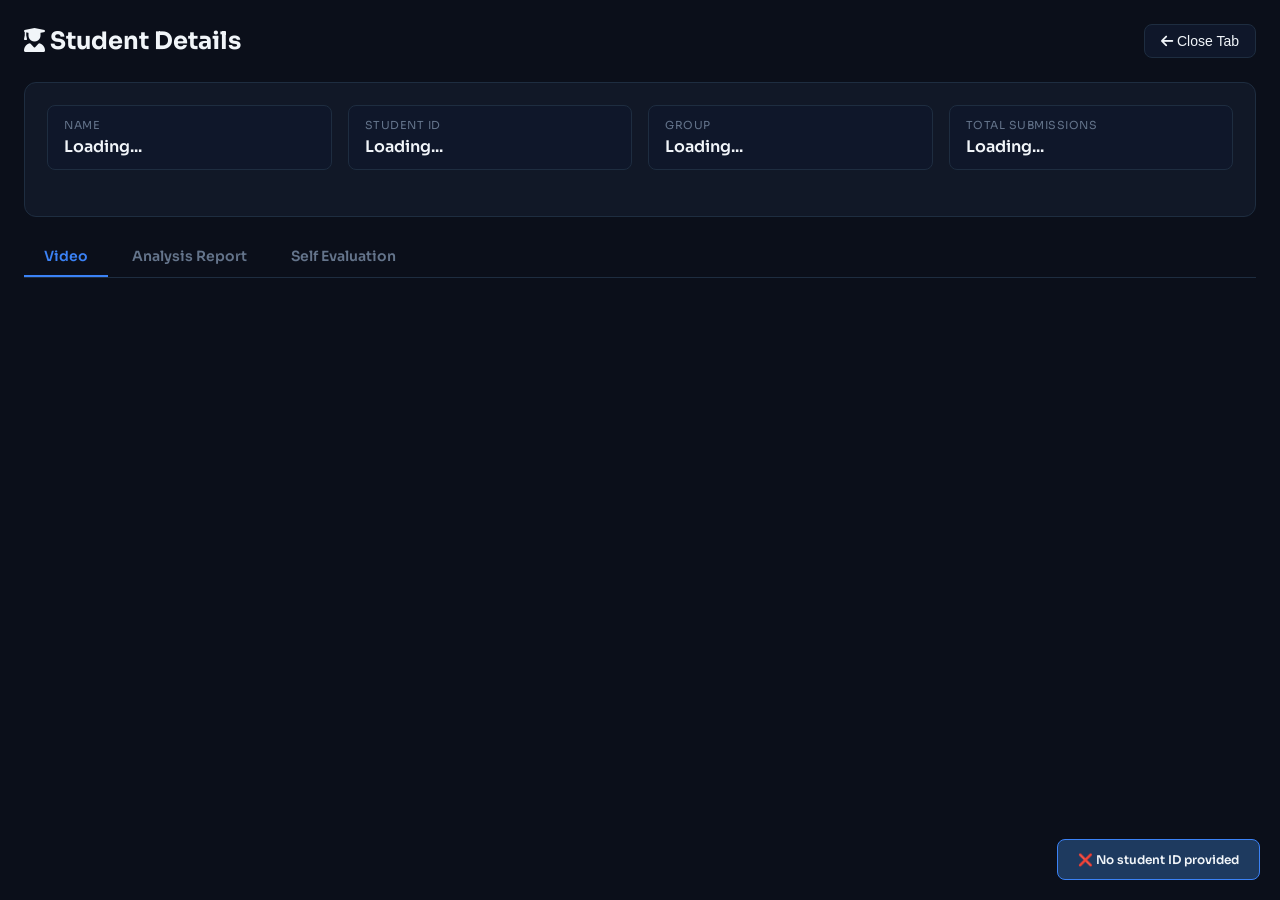
<file: student_detail.html>
<!-- frontend/teacher/student_detail.html -->
<!DOCTYPE html>
<html lang="en">

<head>
    <meta charset="UTF-8">
    <meta name="viewport" content="width=device-width, initial-scale=1.0">
    <title>Student Details — BVA</title>
    <link href="https://fonts.googleapis.com/css2?family=Sora:wght@300;400;600;700&display=swap" rel="stylesheet">
    <link rel="stylesheet" href="https://cdnjs.cloudflare.com/ajax/libs/font-awesome/6.4.0/css/all.min.css">
    <style>
        :root {
            --bg: #0b0f1a;
            --sb: #0d1117;
            --card: #111827;
            --border: #1e2d40;
            --blue: #3b82f6;
            --green: #10b981;
            --orange: #f59e0b;
            --red: #ef4444;
            --purple: #a855f7;
            --txt: #f1f5f9;
            --muted: #64748b;
            --inp: #0f172a;
        }

        * {
            margin: 0;
            padding: 0;
            box-sizing: border-box;
        }

        body {
            font-family: 'Sora', sans-serif;
            background: var(--bg);
            color: var(--txt);
            padding: 24px;
        }

        .header {
            display: flex;
            justify-content: space-between;
            align-items: center;
            margin-bottom: 24px;
        }

        .header h1 {
            font-size: 24px;
            font-weight: 700;
        }

        .header .back-btn {
            background: var(--inp);
            border: 1px solid var(--border);
            color: var(--txt);
            padding: 8px 16px;
            border-radius: 8px;
            cursor: pointer;
            font-size: 14px;
            transition: 0.15s;
        }

        .header .back-btn:hover {
            border-color: var(--blue);
            color: var(--blue);
        }

        .tabs {
            display: flex;
            gap: 4px;
            border-bottom: 1px solid var(--border);
            margin-bottom: 24px;
        }

        .tab {
            padding: 10px 20px;
            font-size: 14px;
            font-weight: 600;
            color: var(--muted);
            cursor: pointer;
            border-bottom: 2px solid transparent;
            transition: 0.15s;
        }

        .tab.active {
            color: var(--blue);
            border-bottom-color: var(--blue);
        }

        .card {
            background: var(--card);
            border: 1px solid var(--border);
            border-radius: 12px;
            padding: 22px;
            margin-bottom: 20px;
        }

        .card-title {
            font-size: 16px;
            font-weight: 700;
            margin-bottom: 16px;
            display: flex;
            align-items: center;
            gap: 8px;
        }

        .student-info {
            display: grid;
            grid-template-columns: repeat(auto-fit, minmax(200px, 1fr));
            gap: 16px;
            margin-bottom: 24px;
        }

        .info-item {
            background: var(--inp);
            border: 1px solid var(--border);
            border-radius: 8px;
            padding: 12px 16px;
        }

        .info-item .label {
            font-size: 11px;
            color: var(--muted);
            text-transform: uppercase;
            letter-spacing: 0.5px;
        }

        .info-item .value {
            font-size: 16px;
            font-weight: 600;
            margin-top: 4px;
        }

        .video-container {
            aspect-ratio: 16/9;
            background: #000;
            border-radius: 8px;
            overflow: hidden;
            margin-bottom: 16px;
        }

        .video-container iframe,
        .video-container video {
            width: 100%;
            height: 100%;
            border: none;
        }

        .badge {
            display: inline-block;
            padding: 2px 9px;
            border-radius: 20px;
            font-size: 10px;
            font-weight: 700;
        }

        .badge-g {
            background: rgba(16, 185, 129, 0.15);
            color: var(--green);
        }

        .badge-b {
            background: rgba(59, 130, 246, 0.15);
            color: var(--blue);
        }

        .badge-r {
            background: rgba(239, 68, 68, 0.15);
            color: var(--red);
        }

        .report-actions {
            display: flex;
            gap: 12px;
            flex-wrap: wrap;
            margin-bottom: 20px;
        }

        .btn {
            padding: 9px 18px;
            border-radius: 7px;
            font-size: 12px;
            font-weight: 700;
            cursor: pointer;
            border: none;
            transition: 0.15s;
            display: inline-flex;
            align-items: center;
            gap: 6px;
            font-family: 'Sora', sans-serif;
            text-decoration: none;
        }

        .btn-p {
            background: var(--blue);
            color: #fff;
        }

        .btn-p:hover {
            background: #2563eb;
        }

        .btn-g {
            background: var(--green);
            color: #fff;
        }

        .btn-g:hover {
            background: #059669;
        }

        .btn-outline {
            background: transparent;
            border: 1px solid var(--border);
            color: var(--txt);
        }

        .btn-outline:hover {
            border-color: var(--blue);
            color: var(--blue);
        }

        .table {
            width: 100%;
            border-collapse: collapse;
        }

        .table th {
            text-align: left;
            padding: 8px 12px;
            color: var(--muted);
            font-size: 10px;
            text-transform: uppercase;
            border-bottom: 1px solid var(--border);
        }

        .table td {
            padding: 10px 12px;
            border-bottom: 1px solid rgba(30, 45, 64, 0.5);
        }

        .empty {
            text-align: center;
            padding: 40px;
            color: var(--muted);
        }

        #toast {
            position: fixed;
            bottom: 20px;
            right: 20px;
            background: #1e3a5f;
            border: 1px solid var(--blue);
            color: var(--txt);
            padding: 12px 20px;
            border-radius: 8px;
            font-size: 12px;
            font-weight: 600;
            display: none;
            z-index: 9999;
        }
    </style>
</head>

<body>
    <div class="header">
        <h1><i class="fas fa-user-graduate"></i> Student Details</h1>
        <button class="back-btn" onclick="window.close()"><i class="fas fa-arrow-left"></i> Close Tab</button>
    </div>

    <!-- Student info card -->
    <div class="card">
        <div class="student-info" id="studentInfo">
            <div class="info-item">
                <div class="label">Name</div>
                <div class="value" id="studentName">Loading...</div>
            </div>
            <div class="info-item">
                <div class="label">Student ID</div>
                <div class="value" id="studentId">Loading...</div>
            </div>
            <div class="info-item">
                <div class="label">Group</div>
                <div class="value" id="studentGroup">Loading...</div>
            </div>
            <div class="info-item">
                <div class="label">Total Submissions</div>
                <div class="value" id="totalSubmissions">Loading...</div>
            </div>
        </div>
    </div>

    <!-- Tabs -->
    <div class="tabs">
        <div class="tab active" onclick="switchTab('video')" id="tabVideo">Video</div>
        <div class="tab" onclick="switchTab('report')" id="tabReport">Analysis Report</div>
        <div class="tab" onclick="switchTab('selfEval')" id="tabSelfEval">Self Evaluation</div>
    </div>

    <!-- Content areas -->
    <div id="videoContent" class="content-area">
        <!-- Will be populated by JS -->
    </div>
    <div id="reportContent" class="content-area" style="display: none;">
        <!-- Will be populated by JS -->
    </div>
    <div id="selfEvalContent" class="content-area" style="display: none;">
        <!-- Will be populated by JS -->
    </div>

    <div id="toast"></div>

    <script>
        const API = 'http://localhost:8000';

        // Get student ID from URL
        const urlParams = new URLSearchParams(window.location.search);
        const studentId = urlParams.get('studentId');
        if (!studentId) {
            showError('No student ID provided');
        }

        // State
        let studentData = null;
        let submissions = [];
        let currentSubmissionIndex = 0;

        // Load data on page load
        (async () => {
            if (!studentId) return;
            try {
                await loadStudentDetails();
                await loadSubmissions();
                renderVideoTab();
            } catch (e) {
                showError(e.message);
            }
        })();

        async function loadStudentDetails() {
            const res = await fetch(`${API}/api/teacher/students/${studentId}/details`, {
                credentials: 'include'
            });
            if (!res.ok) {
                const err = await res.json();
                throw new Error(err.detail || 'Failed to load student details');
            }
            studentData = await res.json();
            document.getElementById('studentName').textContent = studentData.name;
            document.getElementById('studentId').textContent = studentData.user_id;
            document.getElementById('studentGroup').textContent = studentData.group_name || '—';
            document.getElementById('totalSubmissions').textContent = studentData.submission_count || 0;
        }

        async function loadSubmissions() {
            const res = await fetch(`${API}/api/teacher/students/${studentId}/submissions`, {
                credentials: 'include'
            });
            if (!res.ok) {
                const err = await res.json();
                throw new Error(err.detail || 'Failed to load submissions');
            }
            submissions = await res.json();
        }

        function renderVideoTab() {
            const container = document.getElementById('videoContent');
            if (!submissions.length) {
                container.innerHTML = '<div class="empty">No video submissions yet.</div>';
                return;
            }

            // Simple selector for multiple submissions
            let html = `
                <div class="card">
                    <div class="card-title"><i class="fas fa-video"></i> Submitted Videos</div>
                    <select id="submissionSelect" class="submission-select" style="width:100%; margin-bottom:16px; padding:8px; background:var(--inp); border:1px solid var(--border); border-radius:6px; color:var(--txt);">
            `;
            submissions.forEach((sub, idx) => {
                html += `<option value="${idx}" ${idx === 0 ? 'selected' : ''}>${new Date(sub.created_at).toLocaleString()} - Score: ${sub.final_score || 'N/A'}</option>`;
            });
            html += `</select>`;

            const current = submissions[currentSubmissionIndex];
            const vimeoUrl = current.vimeo_url || null;
            const annotatedVideo = current.annotated_video_filename ? `${API}/api/download-annotated-video/${current.annotated_video_filename}` : null;

            html += `<div class="video-container">`;
            if (vimeoUrl) {
                const vimeoMatch = vimeoUrl.match(/vimeo\.com\/(\d+)/);
                if (vimeoMatch) {
                    html += `<iframe src="https://player.vimeo.com/video/${vimeoMatch[1]}?title=0&byline=0&portrait=0" allow="autoplay; fullscreen; picture-in-picture" allowfullscreen></iframe>`;
                } else {
                    html += `<p style="color:var(--muted); padding:20px;">Cannot embed this video.</p>`;
                }
            } else if (annotatedVideo) {
                html += `<video controls src="${annotatedVideo}"></video>`;
            } else {
                html += `<p style="color:var(--muted); padding:20px;">No video available for this submission.</p>`;
            }
            html += `</div>`;

            // Download buttons
            html += `<div class="report-actions">`;
            if (current.pdf_report_filename) {
                html += `<a href="${API}/api/download-report/${current.pdf_report_filename}" target="_blank" class="btn btn-p"><i class="fas fa-file-pdf"></i> Download Report PDF</a>`;
            }
            if (current.excel_filename) {
                html += `<a href="${API}/api/download-excel/${current.excel_filename}" target="_blank" class="btn btn-g"><i class="fas fa-file-excel"></i> Download Self-Evaluation Excel</a>`;
            }
            if (annotatedVideo) {
                html += `<a href="${annotatedVideo}" download class="btn btn-outline"><i class="fas fa-download"></i> Download Annotated Video</a>`;
            }
            html += `</div>`;
            html += `</div>`;
            container.innerHTML = html;

            document.getElementById('submissionSelect')?.addEventListener('change', (e) => {
                currentSubmissionIndex = parseInt(e.target.value);
                renderVideoTab();
            });
        }

        // ===== NEW: Report tab with three buttons =====
        function renderReportTab() {
            const container = document.getElementById('reportContent');
            if (!submissions.length) {
                container.innerHTML = '<div class="empty">No reports available.</div>';
                return;
            }
            const current = submissions[currentSubmissionIndex];
            let html = `<div class="card">`;

            // Three‑button row
            html += `<div class="report-actions">`;
            if (current.pdf_report_filename) {
                html += `<a href="${API}/api/download-report/${current.pdf_report_filename}" target="_blank" class="btn btn-p"><i class="fas fa-file-pdf"></i> PDF Report</a>`;
            }
            if (current.excel_filename) {
                html += `<a href="${API}/api/download-excel/${current.excel_filename}" target="_blank" class="btn btn-g"><i class="fas fa-file-excel"></i> Self-Evaluation Excel</a>`;
            }
            if (current.excel_filename) {
                // Button to generate PPT from the Excel
                html += `<button class="btn btn-outline" onclick="generatePPT('${current.excel_filename}')"><i class="fas fa-file-powerpoint"></i> Generate PPT</button>`;
            }
            html += `</div>`;

            // Optional PDF preview
            if (current.pdf_report_filename) {
                html += `<iframe src="${API}/api/download-report/${current.pdf_report_filename}" style="width:100%; height:70vh; border:none; border-radius:8px; margin-top:20px;"></iframe>`;
            } else {
                html += `<p class="empty" style="margin-top:20px;">No PDF report for this submission.</p>`;
            }
            html += `</div>`;
            container.innerHTML = html;
        }

        // ===== Function to generate and download PPT =====
        window.generatePPT = async function (excelFilename) {
            try {
                toast('⏳ Generating PPT...');
                const response = await fetch(`${API}/api/generate-ppt-public`, {
                    method: 'POST',
                    headers: { 'Content-Type': 'application/json' },
                    body: JSON.stringify({ excel_filename: excelFilename }),
                    credentials: 'include'
                });
                if (!response.ok) {
                    const err = await response.json();
                    throw new Error(err.detail || 'PPT generation failed');
                }
                const blob = await response.blob();
                const url = window.URL.createObjectURL(blob);
                const a = document.createElement('a');
                a.href = url;
                a.download = excelFilename.replace('.xlsx', '.pptx');
                a.click();
                window.URL.revokeObjectURL(url);
                toast('✅ PPT generated successfully!');
            } catch (error) {
                toast('❌ Error: ' + error.message);
            }
        };

        function renderSelfEvalTab() {
            const container = document.getElementById('selfEvalContent');
            if (!submissions.length) {
                container.innerHTML = '<div class="empty">No self-evaluation data.</div>';
                return;
            }
            const current = submissions[currentSubmissionIndex];
            let html = `<div class="card">`;
            if (current.excel_filename) {
                html += `
                    <p style="margin-bottom:16px;">Download the Excel file to view full self-evaluation details.</p>
                    <a href="${API}/api/download-excel/${current.excel_filename}" target="_blank" class="btn btn-g"><i class="fas fa-file-excel"></i> Download Excel</a>
                `;
            } else {
                html += `<p class="empty">No self-evaluation Excel available.</p>`;
            }
            html += `</div>`;
            container.innerHTML = html;
        }

        function switchTab(tab) {
            document.getElementById('videoContent').style.display = 'none';
            document.getElementById('reportContent').style.display = 'none';
            document.getElementById('selfEvalContent').style.display = 'none';
            document.querySelectorAll('.tab').forEach(t => t.classList.remove('active'));

            if (tab === 'video') {
                document.getElementById('videoContent').style.display = 'block';
                document.getElementById('tabVideo').classList.add('active');
                renderVideoTab();
            } else if (tab === 'report') {
                document.getElementById('reportContent').style.display = 'block';
                document.getElementById('tabReport').classList.add('active');
                renderReportTab();
            } else if (tab === 'selfEval') {
                document.getElementById('selfEvalContent').style.display = 'block';
                document.getElementById('tabSelfEval').classList.add('active');
                renderSelfEvalTab();
            }
        }

        window.switchTab = switchTab;

        function showError(msg) {
            const toast = document.getElementById('toast');
            toast.textContent = '❌ ' + msg;
            toast.style.display = 'block';
            setTimeout(() => toast.style.display = 'none', 4000);
        }

        function toast(msg, ms = 3000) {
            const t = document.getElementById('toast');
            t.textContent = msg;
            t.style.display = 'block';
            setTimeout(() => t.style.display = 'none', ms);
        }
    </script>
</body>

</html>
</file>
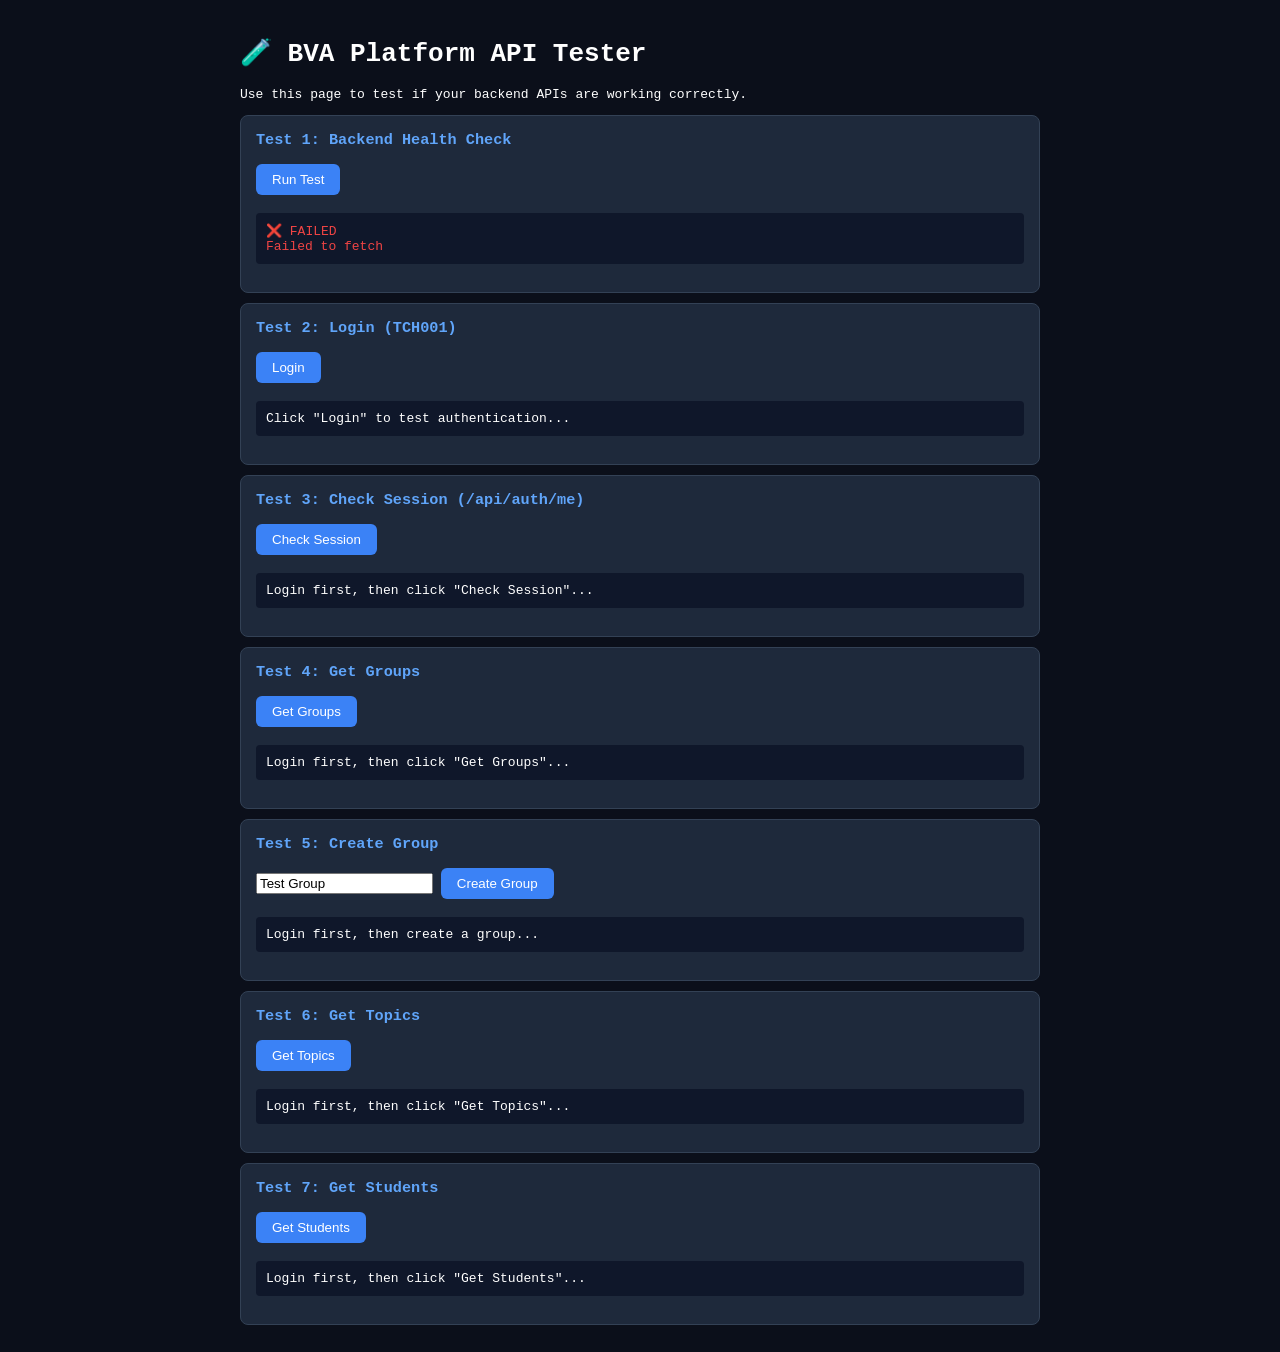
<file: test_api.html>
<!--  Behavioural_Session_AI_analyzer/frontend/test_api.html -->
<!DOCTYPE html>
<html lang="en">

<head>
    <meta charset="UTF-8">
    <meta name="viewport" content="width=device-width, initial-scale=1.0">
    <title>API Test Page</title>
    <style>
        body {
            font-family: monospace;
            background: #0b0f1a;
            color: #fff;
            padding: 20px;
            max-width: 800px;
            margin: 0 auto;
        }

        .test {
            background: #1e293b;
            border: 1px solid #334155;
            border-radius: 8px;
            padding: 15px;
            margin: 10px 0;
        }

        .test h3 {
            margin: 0 0 10px 0;
            color: #60a5fa;
        }

        button {
            background: #3b82f6;
            color: white;
            border: none;
            padding: 8px 16px;
            border-radius: 6px;
            cursor: pointer;
            margin: 5px 5px 5px 0;
        }

        button:hover {
            background: #2563eb;
        }

        pre {
            background: #0f172a;
            padding: 10px;
            border-radius: 4px;
            overflow-x: auto;
            max-height: 200px;
            overflow-y: auto;
        }

        .success {
            color: #10b981;
        }

        .error {
            color: #ef4444;
        }

        .info {
            color: #60a5fa;
        }
    </style>
</head>

<body>
    <h1>🧪 BVA Platform API Tester</h1>
    <p>Use this page to test if your backend APIs are working correctly.</p>

    <!-- Test 1: Health Check -->
    <div class="test">
        <h3>Test 1: Backend Health Check</h3>
        <button onclick="testHealth()">Run Test</button>
        <pre id="health-result">Click "Run Test" to check if backend is running...</pre>
    </div>

    <!-- Test 2: Login -->
    <div class="test">
        <h3>Test 2: Login (TCH001)</h3>
        <button onclick="testLogin()">Login</button>
        <pre id="login-result">Click "Login" to test authentication...</pre>
    </div>

    <!-- Test 3: Session Check -->
    <div class="test">
        <h3>Test 3: Check Session (/api/auth/me)</h3>
        <button onclick="testSession()">Check Session</button>
        <pre id="session-result">Login first, then click "Check Session"...</pre>
    </div>

    <!-- Test 4: Get Groups -->
    <div class="test">
        <h3>Test 4: Get Groups</h3>
        <button onclick="testGroups()">Get Groups</button>
        <pre id="groups-result">Login first, then click "Get Groups"...</pre>
    </div>

    <!-- Test 5: Create Group -->
    <div class="test">
        <h3>Test 5: Create Group</h3>
        <input type="text" id="groupName" placeholder="Group name" value="Test Group">
        <button onclick="testCreateGroup()">Create Group</button>
        <pre id="create-result">Login first, then create a group...</pre>
    </div>

    <!-- Test 6: Get Topics -->
    <div class="test">
        <h3>Test 6: Get Topics</h3>
        <button onclick="testTopics()">Get Topics</button>
        <pre id="topics-result">Login first, then click "Get Topics"...</pre>
    </div>

    <!-- Test 7: Get Students -->
    <div class="test">
        <h3>Test 7: Get Students</h3>
        <button onclick="testStudents()">Get Students</button>
        <pre id="students-result">Login first, then click "Get Students"...</pre>
    </div>

    <script>
        const API = 'http://localhost:8000';

        function log(elementId, message, type = 'info') {
            const el = document.getElementById(elementId);
            const color = type === 'success' ? 'success' : type === 'error' ? 'error' : 'info';
            el.innerHTML = `<span class="${color}">${message}</span>`;
        }

        // Test 1: Health
        async function testHealth() {
            log('health-result', '⏳ Testing...');
            try {
                const res = await fetch(`${API}/api/health`);
                const data = await res.json();
                log('health-result', `✅ SUCCESS\n${JSON.stringify(data, null, 2)}`, 'success');
            } catch (error) {
                log('health-result', `❌ FAILED\n${error.message}`, 'error');
            }
        }

        // Test 2: Login
        async function testLogin() {
            log('login-result', '⏳ Logging in as TCH001...');
            try {
                const res = await fetch(`${API}/api/auth/login`, {
                    method: 'POST',
                    headers: { 'Content-Type': 'application/json' },
                    credentials: 'include',
                    body: JSON.stringify({
                        user_id: 'TCH001',
                        password: 'teacher@123'
                    })
                });

                const data = await res.json();

                if (res.ok) {
                    log('login-result', `✅ LOGIN SUCCESS\n${JSON.stringify(data, null, 2)}`, 'success');
                } else {
                    log('login-result', `❌ LOGIN FAILED\n${JSON.stringify(data, null, 2)}`, 'error');
                }
            } catch (error) {
                log('login-result', `❌ NETWORK ERROR\n${error.message}`, 'error');
            }
        }

        // Test 3: Session
        async function testSession() {
            log('session-result', '⏳ Checking session...');
            try {
                const res = await fetch(`${API}/api/auth/me`, {
                    credentials: 'include'
                });

                const data = await res.json();

                if (res.ok) {
                    log('session-result', `✅ SESSION VALID\n${JSON.stringify(data, null, 2)}`, 'success');
                } else {
                    log('session-result', `❌ NOT AUTHENTICATED\n${JSON.stringify(data, null, 2)}`, 'error');
                }
            } catch (error) {
                log('session-result', `❌ ERROR\n${error.message}`, 'error');
            }
        }

        // Test 4: Get Groups
        async function testGroups() {
            log('groups-result', '⏳ Fetching groups...');
            try {
                const res = await fetch(`${API}/api/teacher/groups`, {
                    credentials: 'include'
                });

                const data = await res.json();

                if (res.ok) {
                    if (data.length === 0) {
                        log('groups-result', `✅ SUCCESS (No groups)\n[]`, 'success');
                    } else {
                        log('groups-result', `✅ SUCCESS (${data.length} groups)\n${JSON.stringify(data, null, 2)}`, 'success');
                    }
                } else {
                    log('groups-result', `❌ FAILED\n${JSON.stringify(data, null, 2)}`, 'error');
                }
            } catch (error) {
                log('groups-result', `❌ ERROR\n${error.message}`, 'error');
            }
        }

        // Test 5: Create Group
        async function testCreateGroup() {
            const name = document.getElementById('groupName').value;
            if (!name) {
                log('create-result', '❌ Please enter a group name', 'error');
                return;
            }

            log('create-result', `⏳ Creating group "${name}"...`);
            try {
                const res = await fetch(`${API}/api/teacher/groups`, {
                    method: 'POST',
                    headers: { 'Content-Type': 'application/json' },
                    credentials: 'include',
                    body: JSON.stringify({
                        name: name,
                        description: 'Test group created from API tester'
                    })
                });

                const data = await res.json();

                if (res.ok) {
                    log('create-result', `✅ GROUP CREATED\n${JSON.stringify(data, null, 2)}`, 'success');
                } else {
                    log('create-result', `❌ FAILED\n${JSON.stringify(data, null, 2)}`, 'error');
                }
            } catch (error) {
                log('create-result', `❌ ERROR\n${error.message}`, 'error');
            }
        }

        // Test 6: Get Topics
        async function testTopics() {
            log('topics-result', '⏳ Fetching topics...');
            try {
                const res = await fetch(`${API}/api/teacher/topics`, {
                    credentials: 'include'
                });

                const data = await res.json();

                if (res.ok) {
                    if (data.length === 0) {
                        log('topics-result', `✅ SUCCESS (No topics assigned)\n[]`, 'success');
                    } else {
                        log('topics-result', `✅ SUCCESS (${data.length} topics)\n${JSON.stringify(data, null, 2)}`, 'success');
                    }
                } else {
                    log('topics-result', `❌ FAILED\n${JSON.stringify(data, null, 2)}`, 'error');
                }
            } catch (error) {
                log('topics-result', `❌ ERROR\n${error.message}`, 'error');
            }
        }

        // Test 7: Get Students
        async function testStudents() {
            log('students-result', '⏳ Fetching students...');
            try {
                const res = await fetch(`${API}/api/teacher/students`, {
                    credentials: 'include'
                });

                const data = await res.json();

                if (res.ok) {
                    if (data.length === 0) {
                        log('students-result', `✅ SUCCESS (No students)\n[]`, 'success');
                    } else {
                        log('students-result', `✅ SUCCESS (${data.length} students)\n${JSON.stringify(data, null, 2)}`, 'success');
                    }
                } else {
                    log('students-result', `❌ FAILED\n${JSON.stringify(data, null, 2)}`, 'error');
                }
            } catch (error) {
                log('students-result', `❌ ERROR\n${error.message}`, 'error');
            }
        }

        // Auto-run health check on page load
        window.onload = () => {
            console.log('🧪 API Tester loaded');
            console.log('Backend URL:', API);
            testHealth();
        };
    </script>
</body>

</html>
</file>
